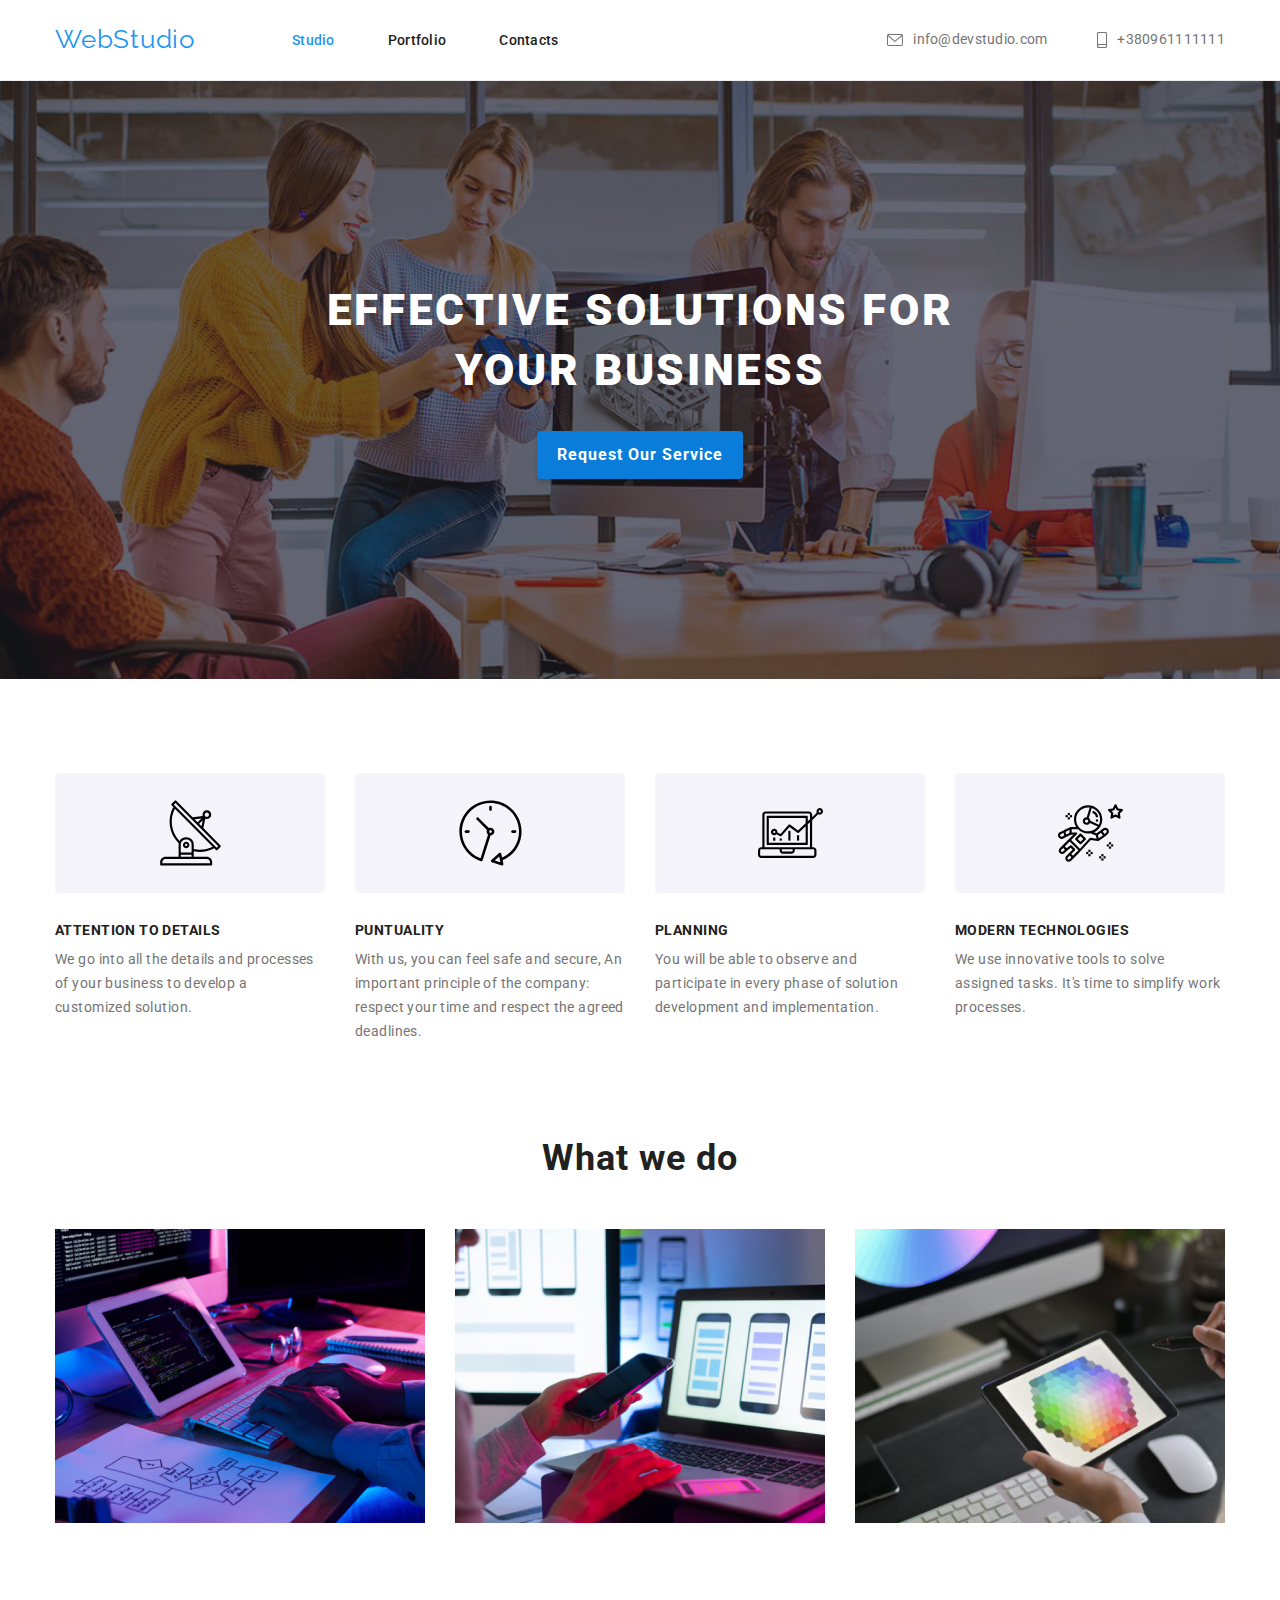
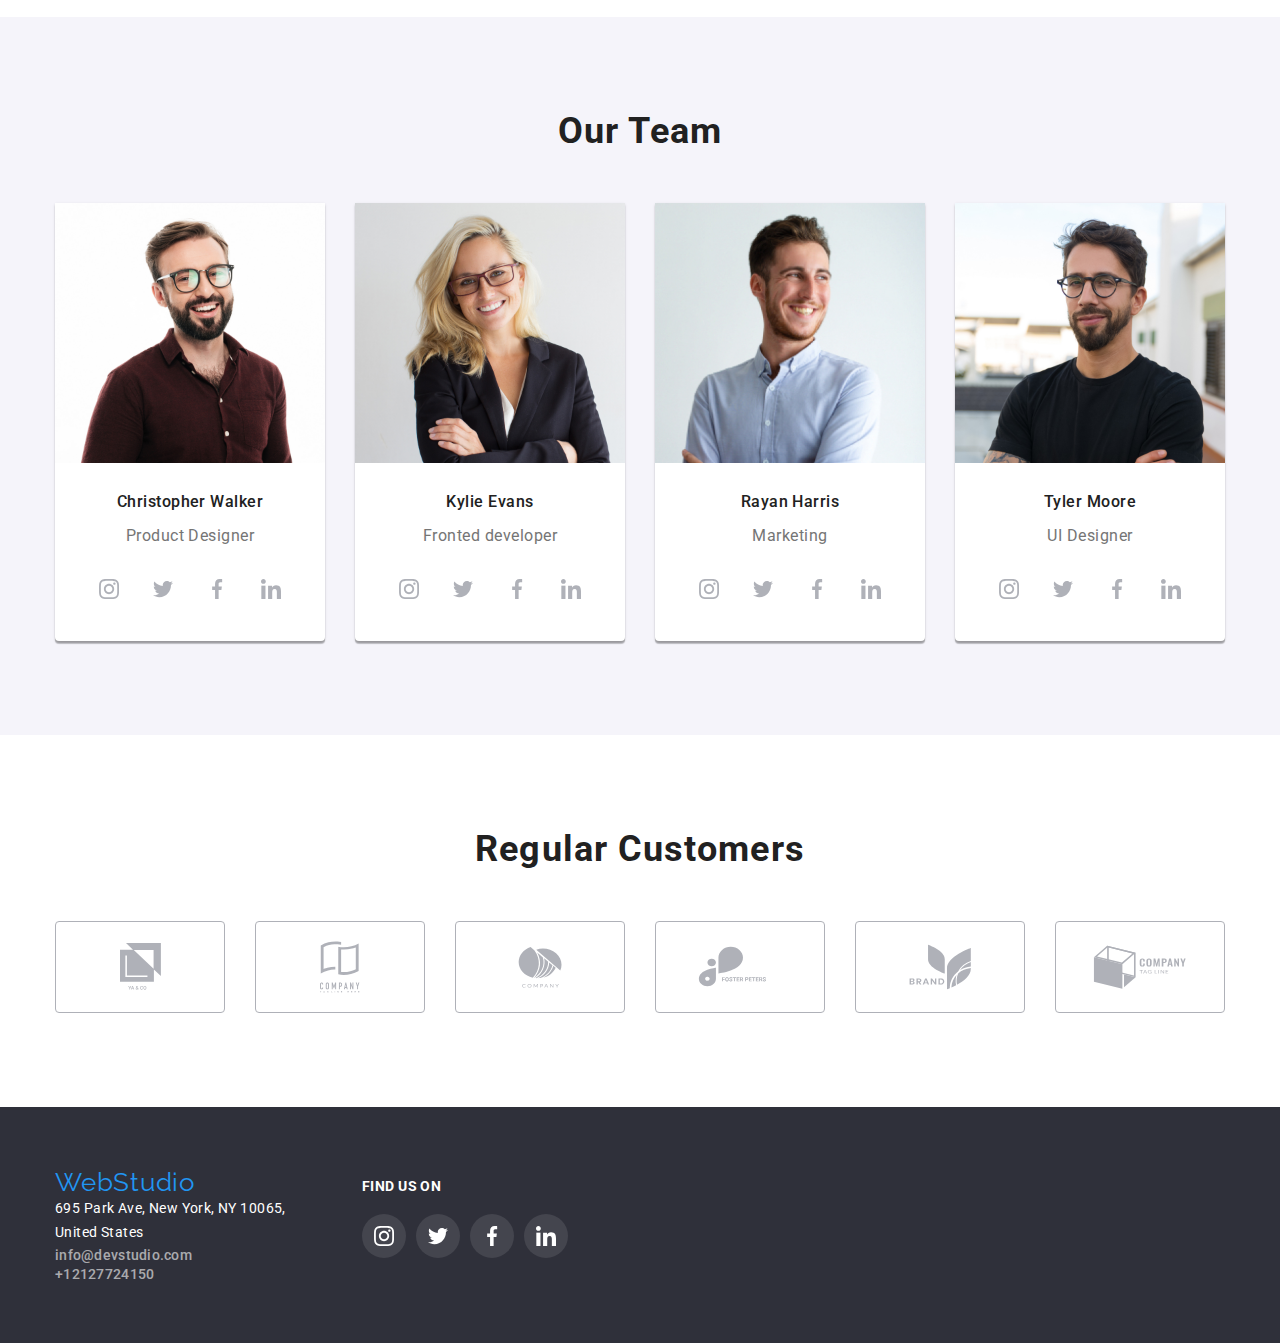
<file: index.html>
<!DOCTYPE html>
<html lang="en">
  <head>
   <title>HW 04</title>
    <meta charset="UTF-8">
    <meta name="viewport" content="width=device-width, initial-scale=1.0">
    <link rel="preconnect" href="https://fonts.googleapis.com">
    <link rel="preconnect" href="https://fonts.gstatic.com" crossorigin>
    <link href="https://fonts.googleapis.com/css2?family=Raleway:wght@700&family=Roboto:wght@400;500;700;900&display=swap" 
    rel="stylesheet">
   <link rel="stylesheet" href="https://cdnjs.cloudflare.com/ajax/libs/modern-normalize/1.0.0/modern-normalize.min.css"/>
    <link rel="stylesheet" href="css/styles.css">
  </head>
  <body>
    <header>
      <div class="container header-container">
      <a href="index.html" class="webstudio-link">WebStudio</a>

        <nav>
        <ul class="menu">
        
          <li><a href="index.html" class="menu-item nav-link-current">Studio</a>
          </li>
            <li><a href="portfolio.html" rel="noopener norefer" class="menu-item nav-link ">Portfolio</a>
          </li>
            <li><a href="index.html" class="menu-item nav-link">Contacts</a>
          </li>
        </ul>
      </nav>
    <ul class="contact-info">
    <li><a href="mailto:info@devstudio.com" class="contact-detail email">
      <svg width="16" height="12" class="contact-icon">
        <use href="./images/symbol-defs.svg#icon-envelope-hover"></use>
      </svg>
      info@devstudio.com</a></li>

    <li><a href="tel:+380961111111" class="contact-detail tel-number">
      <svg width="10" height="16" class="contact-icon">
        <use href="./images/symbol-defs.svg#icon-smartphone"></use>
      </svg>
      +380961111111</a></li>
  </ul>
  </div>
  </header>

   <main> 
    <section class="front-title-section">
      <div class="container button-element">
    <h1 class="effective-solution-title">
    EFFECTIVE SOLUTIONS FOR<br>YOUR BUSINESS<br></h1>

    <button type="button" class="request-our-service-button">Request Our Service</button>
  </div>

  </section>

  <section class="our-features-section">
  <div class="container">
   <h2 class="hidden-features-title">Our Features</h2>
 <ul class="features-list">
  <li class="features-item">
    <div class="our-features-icon">
      <svg width="65" height="72">
        <use href="./images/symbol-defs.svg#icon-antenna-1"></use>
      </svg>
    </div>

    <h3 class="features-title">ATTENTION TO DETAILS</h3>
      <p class="features-description">
        We go into all the details and processes of your business to develop a
        customized solution.
      </p>
    </li>
    <li class="features-item">
      <div class="our-features-icon">
        <svg width="65" height="72">
          <use href="./images/symbol-defs.svg#icon-clock-1"></use>
        </svg>
      </div>

      <h3 class="features-title">PUNTUALITY</h3>
       <p class="features-description">
        With us, you can feel safe and secure, An important principle of the
        company: respect your time and respect the agreed deadlines.
      </p>
    </li>
    <li class="features-item" >
      <div class="our-features-icon">
        <svg width="65" height="72">
          <use href="./images/symbol-defs.svg#icon-diagram-1"></use>
        </svg>
      </div>

      <h3 class="features-title">PLANNING</h3>
      <p class="features-description">
        You will be able to observe and participate in every phase of solution
        development and implementation.
      </p>
    </li>
    <li class="features-item" >
      <div class="our-features-icon">
        <svg width="65" height="72">
          <use href="./images/symbol-defs.svg#icon-astronaut-1"></use>
        </svg>
      </div>

      <h3 class="features-title">MODERN TECHNOLOGIES</h3>
      <p class="features-description">
        We use innovative tools to solve assigned tasks. It's time to simplify
        work processes.
      </p>
    </li>
  </ul>
  </div>
  </section>

  <section class="what-we-do-section">
  <div class="container">
  <h2 class="what-we-do-title">What we do</h2>
  <ul class="what-we-do-images">
    <li class="what-we-do-item">
      <img src="images/personcoding.jpg" alt="personcoding" width="370" height="294">
    </li>
  <li class="what-we-do-item">
      <img src="images/laptop.jpg" alt="laptop" width="370" height="294">
    </li>
  <li class="what-we-do-item">
      <img src="images/tablet.jpg" alt="tablet" width="370" height="294">
    </li>
  </ul>
  </div>
</section>

<section class="our-team-section-cards">
  <div class="container">
  <h2 class="our-team">Our Team</h2>
<ul class="our-team-list">
    <li class="our-team-item">
      <img
        src="images/christopherwalker.jpg"
        alt="Product Designer"
        width="270"
        height="260">
    <h3 class="team-member-name">Christopher Walker</h3>
    <p class="profession">Product Designer</p>
    
    <ul class="team-member-social-links">
      <li class="team-social-icons-link">
        <a class="team-social-icons-link" href="#">
            <svg width="20" height="20" class="team-social-icons-link-svg">
              <use href="./images/symbol-defs.svg#icon-instagram-2"></use>
            </svg>
        </a>
      </li>
      <li class="team-social-icons-link">
        <a class="team-social-icons-link" href="#">
            <svg width="20" height="20" class="team-social-icons-link-svg">
              <use href="./images/symbol-defs.svg#icon-twitter-1"></use>
            </svg>
        </a>
      </li>
      <li class="team-social-icons-link">
        <a class="team-social-icons-link" href="#">
            <svg width="20" height="20" class="team-social-icons-link-svg">
              <use href="./images/symbol-defs.svg#icon-facebook-1-2"></use>
            </svg>
        </a>
      </li>
      <li class="team-social-icons-link">
        <a class="team-social-icons-link" href="#">
            <svg width="20" height="20" class="team-social-icons-link-svg">
              <use href="./images/symbol-defs.svg#icon-linkedin-1"></use>
            </svg>
        </a>
      </li>
      </ul>

  <li class="our-team-item" >
      <img 
      src="images/kylieevans.jpg"
       alt="Frontend Developer"
        width="270"
         height="260">
    <h3 class="team-member-name">Kylie Evans</h3>
    <p class="profession">Fronted developer</p>
    <ul class="team-member-social-links">
      <li class="team-social-icons-link">
        <a class="team-social-icons-link" href="#">
            <svg width="20" height="20" class="team-social-icons-link-svg">
              <use href="./images/symbol-defs.svg#icon-instagram-2"></use>
            </svg>
        </a>
      </li>
      <li class="team-social-icons-link">
        <a class="team-social-icons-link" href="#">
            <svg width="20" height="20" class="team-social-icons-link-svg">
              <use href="./images/symbol-defs.svg#icon-twitter-1"></use>
            </svg>
        </a>
      </li>
      <li class="team-social-icons-link">
        <a class="team-social-icons-link" href="#">
            <svg width="20" height="20" class="team-social-icons-link-svg">
              <use href="./images/symbol-defs.svg#icon-facebook-1-2"></use>
            </svg>
        </a>
      </li>
      <li class="team-social-icons-link">
        <a class="team-social-icons-link" href="#">
            <svg width="20" height="20" class="team-social-icons-link-svg">
              <use href="./images/symbol-defs.svg#icon-linkedin-1"></use>
            </svg>
        </a>
      </li>
      </ul>


  <li class="our-team-item" >
      <img src="images/rayanharris.jpg"
       alt="Marketing"
        width="270"
         height="260">
    <h3 class="team-member-name">Rayan Harris</h3>
    <p class="profession">Marketing</p>
    <ul class="team-member-social-links">
      <li class="team-social-icons-link">
        <a class="team-social-icons-link" href="#">
            <svg width="20" height="20" class="team-social-icons-link-svg">
              <use href="./images/symbol-defs.svg#icon-instagram-2"></use>
            </svg>
        </a>
      </li>
      <li class="team-social-icons-link">
        <a class="team-social-icons-link" href="#">
            <svg width="20" height="20" class="team-social-icons-link-svg">
              <use href="./images/symbol-defs.svg#icon-twitter-1"></use>
            </svg>
        </a>
      </li>
      <li class="team-social-icons-link">
        <a class="team-social-icons-link" href="#">
            <svg width="20" height="20" class="team-social-icons-link-svg">
              <use href="./images/symbol-defs.svg#icon-facebook-1-2"></use>
            </svg>
        </a>
      </li>
      <li class="team-social-icons-link">
        <a class="team-social-icons-link" href="#">
            <svg width="20" height="20" class="team-social-icons-link-svg">
              <use href="./images/symbol-defs.svg#icon-linkedin-1"></use>
            </svg>
        </a>
      </li>
      </ul>
  <li class="our-team-item">
      <img src="images/tylermoore.jpg"
       alt="UI Designer"
        width="270"
         height="260">
    <h3 class="team-member-name">Tyler Moore</h3>
    <p class="profession">UI Designer</p>
  
    <ul class="team-member-social-links">
      <li class="team-social-icons-link">
        <a class="team-social-icons-link" href="#">
            <svg width="20" height="20" class="team-social-icons-link-svg">
              <use href="./images/symbol-defs.svg#icon-instagram-2"></use>
            </svg>
        </a>
      </li>
      <li class="team-social-icons-link">
        <a class="team-social-icons-link" href="#">
            <svg width="20" height="20" class="team-social-icons-link-svg">
              <use href="./images/symbol-defs.svg#icon-twitter-1"></use>
            </svg>
        </a>
      </li>
      <li class="team-social-icons-link">
        <a class="team-social-icons-link" href="#">
            <svg width="20" height="20" class="team-social-icons-link-svg">
              <use href="./images/symbol-defs.svg#icon-facebook-1-2"></use>
            </svg>
        </a>
      </li>
      <li class="team-social-icons-link">
        <a class="team-social-icons-link" href="#">
            <svg width="20" height="20" class="team-social-icons-link-svg">
              <use href="./images/symbol-defs.svg#icon-linkedin-1"></use>
            </svg>
        </a>
      </li>
      </ul>
    </li>
  </ul>
</div>
</section>

<section class="section-regular-customer">
  <div class="container regular-customer-section">
    <h2 class="regular-customers-title">Regular Customers</h2>
    <ul class="companies-icons-list">
      <li class="regular-customers-icons"><a href="" class="regular-customers-icons-link">
          <svg width="41" height="47" class="regular-customers-icons-svg">
            <use href="./images/symbol-defs.svg#icon-yaco"></use>
          </svg>
        </a>
      </li>
       <li class="regular-customers-icons"><a href="" class="regular-customers-icons-link">
          <svg width="40" height="52" class="regular-customers-icons-svg">
            <use href="./images/symbol-defs.svg#icon-company"></use>
          </svg>
        </a>
      </li>
      <li class="regular-customers-icons"><a href="" class="regular-customers-icons-link">
          <svg width="44" height="42" class="regular-customers-icons-svg">
            <use href="./images/symbol-defs.svg#icon-company2"></use>
          </svg>
        </a>
      </li>
      <li class="regular-customers-icons"><a href="" class="regular-customers-icons-link">
          <svg width="85" height="41" class="regular-customers-icons-svg">
            <use href="./images/symbol-defs.svg#icon-fosterpeters"></use>
          </svg>
        </a>
      </li>
      <li class="regular-customers-icons"><a href="" class="regular-customers-icons-link">
          <svg width="63" height="46" class="regular-customers-icons-svg">
            <use href="./images/symbol-defs.svg#icon-brand"></use>
          </svg>
        </a>
      </li>
      <li class="regular-customers-icons"><a href="" class="regular-customers-icons-link">
          <svg width="94" height="44" class="regular-customers-icons-svg">
            <use href="./images/symbol-defs.svg#icon-companytagline"></use>
          </svg>
        </a>
      </li>
    </ul>
  </div>
</section>
</main>

<footer class="footer ">
 <div class="container foot-flex">
    <div class="footer-left-part">
  <a href="index.html" class="webstudio-link">WebStudio</a>
  <address>      
  <ul class="address-footer-color">
    <li class="address-footer-item" ><a href="https://goo.gl/maps/vmdEabcFhvJnFiz56" class="address">695 Park Ave, New York, NY 10065, <br> United States</a></li>
    <li class="address-footer-item"><a href="mailto:info@devstudio.com" class="contact-detail-footer email-footer">info@devstudio.com</a></li>
    <li class="address-footer-item" ><a href="tel:+12127724150" class="contact-detail-footer phone-footer ">+12127724150</a>
    </li>
    </ul>
  </address>
  </div>
  
  <div class="footer-flex">
    <p class="find-us-on-title">FIND US ON</p>
    <ul class="company-social-link-icons">
          <li class="">
            <a href="" class="social-icon-link-svg">
              <svg width="20" height="20" class="svg-social-media-icon">
                <use href="./images/symbol-defs.svg#icon-instagram-2"></use>
              </svg></a>
          </li>
          <li class="">
            <a href="" class="social-icon-link-svg">
              <svg width="20" height="20" class="svg-social-media-icon">
                <use href="./images/symbol-defs.svg#icon-twitter-1"></use>
              </svg></a>
          </li>
          <li class="">
            <a href="" class="social-icon-link-svg">
              <svg width="20" height="20" class="svg-social-media-icon">
                <use href="./images/symbol-defs.svg#icon-facebook-1-2"></use>
              </svg></a>
          </li>
          <li class="last-child-element">
            <a href="" class="social-icon-link-svg">
              <svg width="20" height="20" class="svg-social-media-icon">
                <use href="./images/symbol-defs.svg#icon-linkedin-1"></use>
              </svg></a>
          </li>
        </ul>
    </div>
  </div>
</footer>
</body>
</html>
</file>
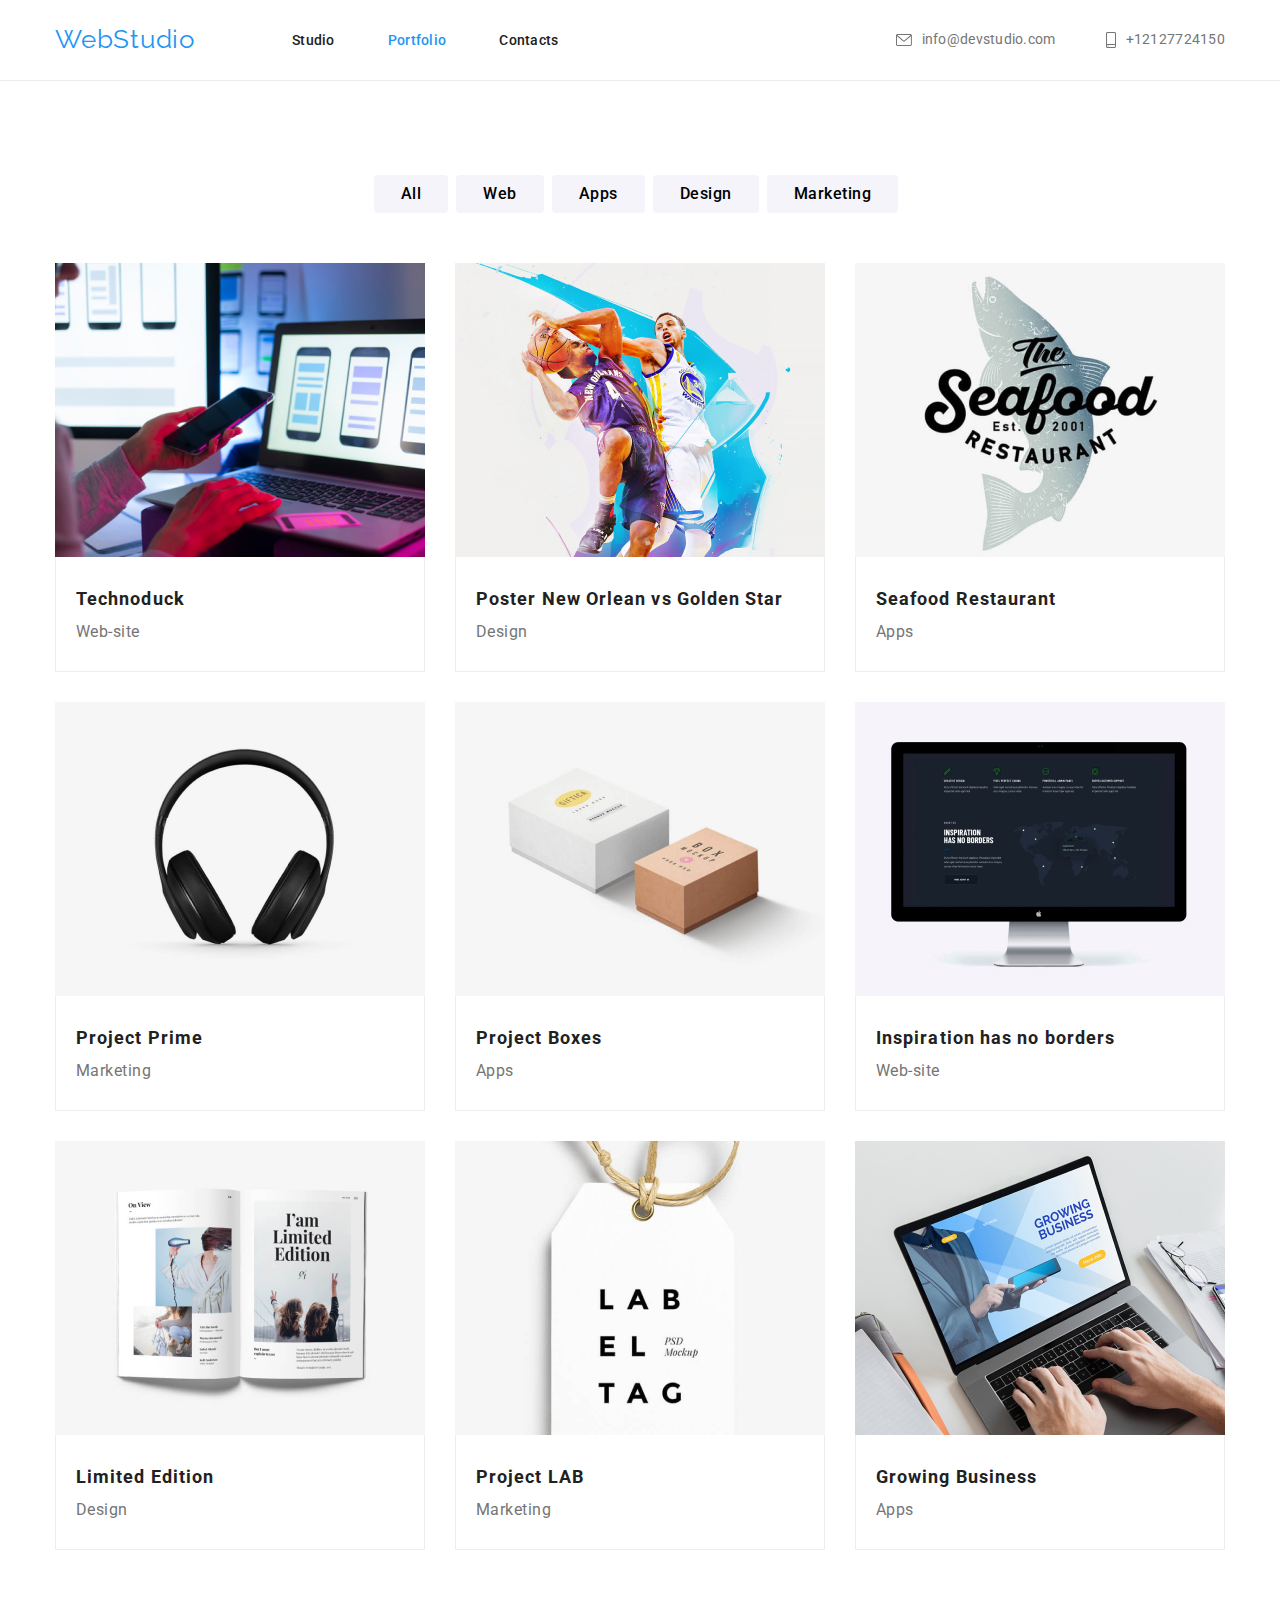
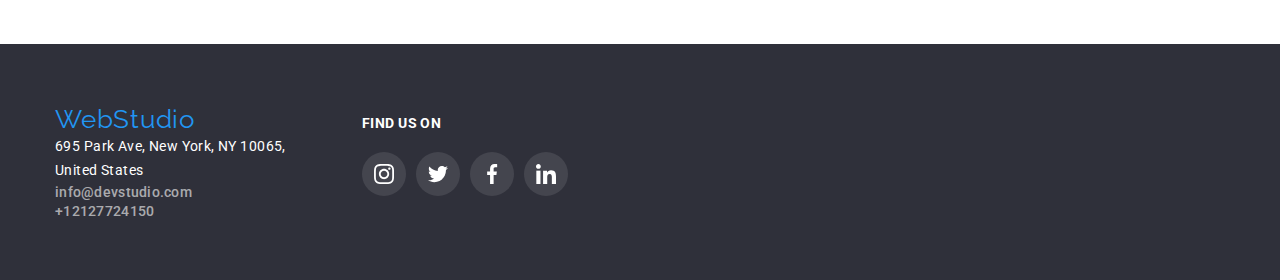
<file: portfolio.html>
<!DOCTYPE html>
<html lang="en">
  <head>
    <title>HW 04</title>
    <meta charset="UTF-8">
    <meta name="viewport" content="width=device-width, initial-scale=1.0">
    <link rel="preconnect" href="https://fonts.googleapis.com">
    <link rel="preconnect" href="https://fonts.gstatic.com" crossorigin>
    <link href="https://fonts.googleapis.com/css2?family=Raleway:wght@700&family=Roboto:wght@400;500;700;900&display=swap" 
    rel="stylesheet">
   <link rel="stylesheet" href="https://cdnjs.cloudflare.com/ajax/libs/modern-normalize/1.0.0/modern-normalize.min.css"/>
    <link rel="stylesheet" href="css/styles.css">
  </head>
  <body>

      <header>
      <div class="header-container container">
      <a href="index.html" class="webstudio-link">WebStudio</a>
      <nav>
        
        <ul class="menu">
          <li><a href="index.html" class="menu-item studio">Studio</a></li>
          <li><a href="portfolio.html" rel="noopener norefer" class="menu-item portfolio nav-link-current">Portfolio</a></li>
          <li><a href="index.html" class="menu-item contacts">Contacts</a></li>
        </ul>
      </nav>
        <ul class="contact-info">
        <li><a href="mailto:info@devstudio.com" class="contact-detail email">
          <svg width="16" height="12" class="contact-icon">
            <use href="./images/symbol-defs.svg#icon-envelope-hover"></use>
          </svg>
          info@devstudio.com</a></li>



        <li><a href="tel:+12127724150" class="contact-detail phone-number">
          <svg width="10" height="16" class="contact-icon">
            <use href="./images/symbol-defs.svg#icon-smartphone"></use>
          </svg>  
          +12127724150</a></li>
      </ul>
      </div>
    </header>
    
      <main>
      <section class="portfolio-section">
      <div class="container"> 
      <ul class="button-choices">
      <li><button type="button" class="button-item">All</button></li>
      <li><button type="button" class="button-item">Web</button></li>
      <li><button type="button" class="button-item">Apps</button></li>
      <li><button type="button" class="button-item">Design</button></li>
      <li><button type="button" class="button-item">Marketing</button></li>
    </ul>
    
      <h2 class="portfolio-projects-title">Portfolio Projects</h2> 
     <ul class="projects-section">
      <li class="projects-item">
        <img src="images/laptop.jpg" 
        alt="laptop image" width="370"
         height="294">
        <div class="grey-border-box">
        <h3 class="project-example">Technoduck</h3>
        <p class="project-title">Web-site</p>
        </div>
        </li>
        <li class="projects-item">
          <img src="images/basketballposter.jpg"
          alt="basketball poster"
          width="370"
          height="294">
          <div class="grey-border-box">
          <h3 class="project-example">Poster New Orlean vs Golden Star</h3>
          <p class="project-title">Design</p>
          </div>
          </li>
          <li class="projects-item">
            <img src="images/seafoodposter.jpg"
            alt="seafood poster"
            width="370"
            height="294">
            <div class="grey-border-box">
            <h3 class="project-example">Seafood Restaurant</h3>
            <p class="project-title">Apps</p>
            </div>
          </li>
          <li class="projects-item">
            <img src="images/headphones.jpg"
            alt="headphones"
            width="370"
            height="294">
            <div class="grey-border-box">
            <h3 class="project-example">Project Prime</h3>
            <p class="project-title">Marketing</p>
            </div>
          </li>
          <li class="projects-item">
            <img src="images/boxes.jpg"
            alt="boxes"
            width="370"
            height="294">
            <div class="grey-border-box">
            <h3 class="project-example">Project Boxes</h3>
            <p class="project-title">Apps</p>
            </div>
          </li>
          <li class="projects-item">
            <img src="images/desktopcomputer.jpg"
            alt="desktopcomputer"
            width="370"
            height="294">
            <div class="grey-border-box">
            <h3 class="project-example">Inspiration has no borders</h3>
            <p class="project-title">Web-site</p>
            </div>
          </li>
          <li class="projects-item">
            <img src="images/openmagazine.jpg"
            alt="open magazine"
            width="370"
            height="294">
            <div class="grey-border-box">
            <h3 class="project-example">Limited Edition</h3>
            <p class="project-title">Design</p>
            </div>
          </li>
          <li class="projects-item">
            <img src="images/labeltag.jpg"
            alt="label tag"
            width="370"
            height="294">
            <div class="grey-border-box">
            <h3 class="project-example"> Project LAB</h3>
            <p class="project-title">Marketing</p>
          </div>
          </li>
          <li class="projects-item">
            <img src="images/persontyping.jpg"
            alt="person typing"
            width="370"
            height="294">
            <div class="grey-border-box">
            <h3 class="project-example">Growing Business</h3>
            <p class="project-title">Apps</p>
          </div>
          </li>
          </ul>
          </div>
          </section>
        </main>

    <footer class="footer ">
 <div class="container foot-flex">
    <div class="footer-left-part">
  <a href="index.html" class="webstudio-link">WebStudio</a>
  <address>      
  <ul class="address-footer-color">
    <li class="address-footer-item" ><a href="https://goo.gl/maps/vmdEabcFhvJnFiz56" class="address">695 Park Ave, New York, NY 10065, <br> United States</a></li>
    <li class="address-footer-item"><a href="mailto:info@devstudio.com" class="contact-detail-footer email-footer">info@devstudio.com</a></li>
    <li class="address-footer-item" ><a href="tel:+12127724150" class="contact-detail-footer phone-footer ">+12127724150</a>
    </li>
    </ul>
  </address>
  </div>
          
        <div class="footer-flex">
            <p class="find-us-on-title">FIND US ON</p>
            <ul class="company-social-link-icons">
                  <li class="">
                    <a href="" class="social-icon-link-svg">
                      <svg width="20" height="20" class="svg-social-media-icon">
                        <use href="./images/symbol-defs.svg#icon-instagram-2"></use>
                      </svg></a>
                  </li>
                  <li class="">
                    <a href="" class="social-icon-link-svg">
                      <svg width="20" height="20" class="svg-social-media-icon">
                        <use href="./images/symbol-defs.svg#icon-twitter-1"></use>
                      </svg></a>
                  </li>
                  <li class="">
                    <a href="" class="social-icon-link-svg">
                      <svg width="20" height="20" class="svg-social-media-icon">
                        <use href="./images/symbol-defs.svg#icon-facebook-1-2"></use>
                      </svg></a>
                  </li>
                  <li class="last-child-element">
                    <a href="" class="social-icon-link-svg">
                      <svg width="20" height="20" class="svg-social-media-icon">
                        <use href="./images/symbol-defs.svg#icon-linkedin-1"></use>
                      </svg></a>
                  </li>
                </ul>
            </div>
          </div>
        </footer>
        </body>
        </html>
</file>
<file: css/styles.css>
/* importing raleway and reboto fonts */ 
@import url('https://fonts.googleapis.com/css2?family=Raleway:wght@700&family=Roboto:wght@400;500;700;900&display=swap');

/* variables for different colors being used in layout */
:root{
  --main-bg-color: #FFFFFF;
  --main-color: #212121;
  --request-our-service-color:#0a7ddb;
  --webstudio-link-color: #2196F3;
  --contact-detail-header: #757575;
  --heading-bg-color: #2F303A;
  --our-team-bg-color: #F5F4FA;
  --contact-detail-footer:rgba(255, 255, 255, 0.6);
  --footer-bg-color: #2F303A;
  --regular-custm-bg-color: #AFB1B8

}

body{
  background-color: var(--main-bg-color);
  font-family: 'Roboto',sans-serif;
  color: var(--main-color);
  font-size: 14px;
  font-weight: 400;
}
ul{
list-style-type: none;
}

*{
  margin: 0;
  padding: 0;
}

#example{
padding: 0;
margin: 0;
}

img{
display: block;
max-width: 100%;
height: auto;
}
a{
  text-decoration: none;
}
.container{
  width: 1200px;
  padding-right: 15px;
  padding-left: 15px;
  margin: 0 auto;
  }
.flex-container{
  display: flex;
}

/*header-styling */

header{
    
  border-bottom: 1px solid #ECECEC;
}


*,
*::before,
*::after {
  box-sizing: border-box;
}
.container{
width: 1200px;
padding-left: 15px;
padding-right: 15px;
margin: 0 auto;
  
}
.header-container{
display: flex;
align-items: center;
 
}
.webstudio-link{
  color: var(--webstudio-link-color);
  text-decoration: none;
  font-family: 'Raleway',sans-serif;
  font-size: 26px;
  line-height: 1.19;
  letter-spacing: 0.03em;
  padding-top:24px;
  padding-bottom:25px;
  margin-right:97px; 
  
    
}
button{
  cursor: pointer;
}

.menu{
  display: flex; 
}
.menu-item{
  cursor: pointer;
  text-decoration: none;
  color: var(--main-color);
  font-weight: 500;
  font-size: 14px;
  line-height: 1.14;
  letter-spacing: 0.02em;
  padding-top: 32px;
  padding-bottom: 32px;
}
.menu-item:hover,
.menu-item:active,
.menu-item:focus{
  color: var(--webstudio-link-color);
 }
.menu > li:first-child,
.menu > li:nth-child(2){
margin-right: 53px;
}

/*CONTACT DETAIL*/

.front-title-section{
  background-image: linear-gradient(rgba(47, 48, 58, 0.4), rgba(47, 48, 58, 0.4)), url(../images/backgroundphoto.jpg);
  background-size: cover;
  background-position: center;
  background-repeat: no-repeat;
  padding-top:200px;
  padding-bottom: 200px;
  }

.button-element{
  display: flex;
  flex-direction: column;
  justify-content: center;
  align-items: center;
}

.contact-detail{
text-decoration: none;
color: var(--contact-detail-header);
font-weight: 400;
line-height: 1.14;
letter-spacing: 0.02em;
padding-top: 32px;
display: flex;
align-items: center;
padding-bottom: 32px;
}
.contact-detail:hover,
.contact-detail:focus{
  color: var(--webstudio-link-color);
}
.contact-info{
  display: flex;
  margin-left: auto;
}
.contact-info > li:first-child {
  margin-right: 50px;
}

.contact-icon{
  fill: currentColor;
  margin-right: 10px;
}
.contact-icon:hover{
  fill: var(--webstudio-link-color);
}

/* main styling */
.front-title-section{
background-color: var(--heading-bg-color);

padding-bottom: 200px;
}
.effective-solution-title {
  font-weight: 900;
  font-size: 44px;
  line-height: 1.36;
  text-align: center;
  letter-spacing: 0.06em;
  text-transform: uppercase;
  color: var(--main-bg-color);
  margin-bottom: 30px;
}
.request-our-service-button {
  font-family: 'Roboto', sans-serif;
  font-weight: 700;
  font-size: 16px;
  line-height: 1.8;
  text-align: center;
  letter-spacing: 0.06em;
  background-color: var(--request-our-service-color);
  color: var(--main-bg-color);
  margin: 0 auto;
  display: block;
  border-radius: 4px;
  border: 0px;
  box-shadow: 0px 4px 4px rgba(0, 0, 0, 0.15);
  padding: 10px 20px;
  cursor: pointer;
}

.request-our-service-button:hover,
.request-our-service-button:focus{
cursor: pointer;
box-shadow: 0px 4px 4px rgba(0, 0, 0, 0.15);
background-color: var(--request-our-service-hover-color);
}

/*FEATURES*/

.our-features-section{
padding-top: 94px;
padding-bottom: 94px;
}

.hidden-features-title{
  position: absolute;
  width: 1px;
  height: 1px;
  margin: -1px;
  border: 0;
  padding: 0;
  white-space: nowrap;
  clip-path: inset(100%);
  clip: rect(0 0 0);
  overflow: hidden;
}

.features-title{
  font-weight: 700px;
  font-size: 14px;
  line-height: 1.14;
  letter-spacing: 0.03em;
  text-transform: uppercase;
  margin-bottom: 9px;
}

.features-list{
  display:flex
}

.features-item{
  width: 270px;
  margin-right: 30px;
}
.features-item:last-child{
  margin-right: 0px;
}

.our-features-container{
display: flex;
padding-top: 60;
}
.heading-our-features{
display: none;
}

.features-description{
font-size: 14px;
line-height: 1.7;
letter-spacing: 0.03em;
color: var(--contact-detail-header);
}
.our-features-container > li{
margin-right: 30px;
width:270px;
padding-bottom: 60px;    
}

.our-features-icon{
  margin-bottom: 30px;
  width: 270px;
  height: 120px;
  background-color: var(--our-team-bg-color);
  display: flex;
  justify-content: center;
  align-items: center;
  border-radius: 4px;
}

/*WHAT WE DO*/

.what-we-do-section{
  padding-bottom: 94px;
}
.what-we-do-title{
  margin-bottom: 50px;
}
.what-we-do-images{
  display:flex;
  justify-content: space-between;
}

.what-we-do-title,
.our-team,
.portfolio-projects-title,
.heading-our-features{
font-weight: 700;
font-size: 36px;
line-height: 1.16;
text-align: center;
letter-spacing: 0.03em;
}

.what-we-do-section{
padding-top: 0px;
}
.what-we-do-title{
margin-bottom: 50px;
}

.what-we-do-images:not(:last-child){
  margin-right: 30px;
}

/*OUR TEAM*/


.our-team-section-cards{
  padding-top: 94px;
  padding-bottom: 94px;
  background-color: var(--our-team-bg-color);
}

.our-team-section{
background-color: var(--our-team-bg-color);
}
.our-team{
margin-bottom: 50px;
}
.team-member-name{
font-weight: 500;
font-size: 16px;
line-height: 1.18;
letter-spacing: 0.03em;
text-align: center;
padding-bottom: 10px;
padding-top: 30px;
}

  
.profession{
font-size: 16px;
line-height: 1.8;
letter-spacing: 0.03em;
color: var(--contact-detail-header);
text-align: center;
margin-bottom: 16px;
}

.our-team-list > li{
  margin-right:30px;
  background-color: var(--main-bg-color);
  border-radius: 0px 0px 4px 4px;
  box-shadow: 0px 1px 3px rgba(0, 0, 0, 0.12), 
  0px 2px 1px rgba(0, 0, 0, 0.14), 
  0px 3px 1px rgba(0, 0, 0, 0.2);
}
.our-team-list{
display: flex;
padding-left:0px;
}
.our-team-list > li{
margin-right:30px;
background-color: var(--main-bg-color);
}
.our-team-item:last-child{
margin-right: 0;
}

.team-member-social-links{
  display: flex;
  justify-content: center;
  margin-bottom: 30px;
}
.team-member-social-links > li:not(:last-child){
  margin-right: 10px;
}

.team-social-icons-link{
  width: 44px;
  height: 44px;
  display: flex;
  align-items: center;
  justify-content: center;
  color: var(--regular-custm-bg-color);
  border-radius: 50%;
}
.team-social-icons-link-svg{
  fill: currentColor;
}

.team-social-icons-link:hover,
.team-social-icons-link:focus{
  background-color: var(--webstudio-link-color);
  color: var(--main-bg-color);
}

/* REGULAR CUSTOMERS LINE */

.regular-customers-title{
  font-weight: 700;
  font-size: 36px;
  line-height: 1.16;
  text-align: center;
  letter-spacing: 0.03em;
  margin-bottom: 50px;
}
.companies-icons-list{
  display: flex;}
  .regular-customers-icons:not(:last-child){
  margin-right: 30px;
}


.regular-customers-icons-link{
  width: 170px;
  height: 92px;
  border: 1px solid var(--regular-custm-bg-color);
  display: flex;
  align-items: center;
  justify-content: center;
  border-radius: 4px;
  color: var(--regular-custm-bg-color);
}

.regular-customers-icons-svg{
  fill:currentColor;
}
.regular-customers-icons-link:hover,
.regular-customers-icons-link:focus{
  color: var(--webstudio-link-color);
  border: 1px solid var(--webstudio-link-color);

}
.section-regular-customer{
  padding-top: 94px;
  padding-bottom: 94px;
}



/*FOOTER STYLING */

.footer{
background-color: var(--footer-bg-color);
padding-top: 60px;
padding-bottom: 60px;

}

.foot-flex{
  display: flex;
  align-items: baseline;
}
.address{
text-decoration: none;
font-size: 14px;
line-height: 1.71;
letter-spacing: 0.03em;
color: var(--main-bg-color);
font-style: normal;
}

.webstudio-link-footer{
color: var(--webstudio-color);
text-decoration: none;
font-family: 'Raleway', sans-serif;
font-size: 26px;
line-height: 1.19;
letter-spacing: 0.03em;

}

.footer-flex {
  
  margin-left: 70px;
  align-items: baseline;
}

.contact-detail-footer{
  font-weight: 500;
  font-style: normal;
  line-height: 1.14;
  letter-spacing: 0.02em;
  color: var(--contact-detail-footer);
  }

.address-footer-color{
  color:#ffffff;
}
.address-footer > li{
margin-bottom: 2px;
}
.address-footer:last-child{
margin-bottom: 0px;
}

.contact-detail-footer:hover,
.contact-detail-footer:active,
.contact-detail-footer:focus{
color: var(--webstudio-link-color);
}

/*FIND US SECTION*/

.find-us-on-title {
  font-weight: 700;
  font-size: 14px;
  line-height: 1.14;
  letter-spacing: 0.03em;
  color: var(--main-bg-color);
  margin-bottom: 20px;
}

.company-social-link-icons {
  display: flex;
  justify-content: center;
  }

.company-social-link-icons>li:not(:last-child){
  margin-right: 10px;
}


.social-icon-link-svg
{ width: 44px;
  height: 44px;
  display: flex;
  align-items: center;
  justify-content: center;
  border-radius: 50%;
  background-color: rgba(255, 255, 255, 0.1);
  color: var(--main-bg-color);
  fill:white;
}

.social-icon-link-svg:hover,
  .social-icon-link-svg:focus{
  background-color: var(--webstudio-link-color);
  color: var(--main-bg-color);
}
.social-icon-link-svg:hover{
  fill:#FFFFFF;
}



/*PORTFOLIO*/
.footer-global-container{
  display: flex;
}

.button-choices{
    display: flex;
    justify-content: center;
    margin-bottom: 50px;
}

.button-item{
  background-color: var(--our-team-bg-color);
  font-family: 'Roboto', sans-serif;
  font-weight: 500;
  font-size: 16px;
  line-height: 1.62;
  text-align: center;
  letter-spacing: 0.03em;
  cursor: pointer;
  border-radius: 4px;
    border: 0px;
    padding: 6px 27px 6px 27px;
}
.button-choices > li{
      margin-right: 8px;     
}
.button-choices:not(last-child){
  margin-right:0;
}

.button-choices{
 margin-bottom: 50px;
}
.button-item:hover,
.button-item:focus{
  background-color: var(--webstudio-link-color);
  color: var(--main-bg-color);
  cursor: pointer;
    box-shadow: 0px 3px 1px rgba(0, 0, 0, 0.1), 
    0px 1px 2px rgba(0, 0, 0, 0.08), 
    0px 2px 2px rgba(0, 0, 0, 0.12);
}




/*PORTFOLIO PROJECTS*/
.portfolio-section{
  padding: 94px 0;
}

.portfolio-projects-title{
  display: none;
}

.projects-section{
  display: flex;
  flex-wrap: wrap;
  justify-content: space-between;
  margin-top: 50px;
}

.projects-item{
  margin-bottom: 30px;
}
.projects-item:nth-last-child(-n+3){
margin-bottom: 0px;
}
.project-example{
  font-weight: 700;
  font-size: 18px;
  line-height: 2;
  letter-spacing: 0.06em;
}
.project-title {
  font-size: 16px;
  line-height: 1.87;
  letter-spacing: 0.03em;
  color: var(--contact-detail-header);
}

.grey-border-box{
  border-left: 1px solid #EEEEEE;
  border-right: 1px solid #EEEEEE;
  border-bottom: 1px solid #EEEEEE;
  padding: 24px 20px;
}
  .portfolio-projects-title{
    display: none;
}

.projects-section> li:hover{
  box-shadow: 0px 1px 1px rgba(0, 0, 0, 0.12), 
  0px 4px 4px rgba(0, 0, 0, 0.06), 
  1px 4px 6px rgba(0, 0, 0, 0.16);
  cursor: pointer;
}


.projects > li{
    margin-bottom: 30px;
}
.projects > li:nth-child(n+7){
  margin-bottom: 0px;
}


.nav-link-current{
  color:#2196F3;
}


.address-footer-item:not(:last-child){
  margin-bottom:2px;
}
</file>
